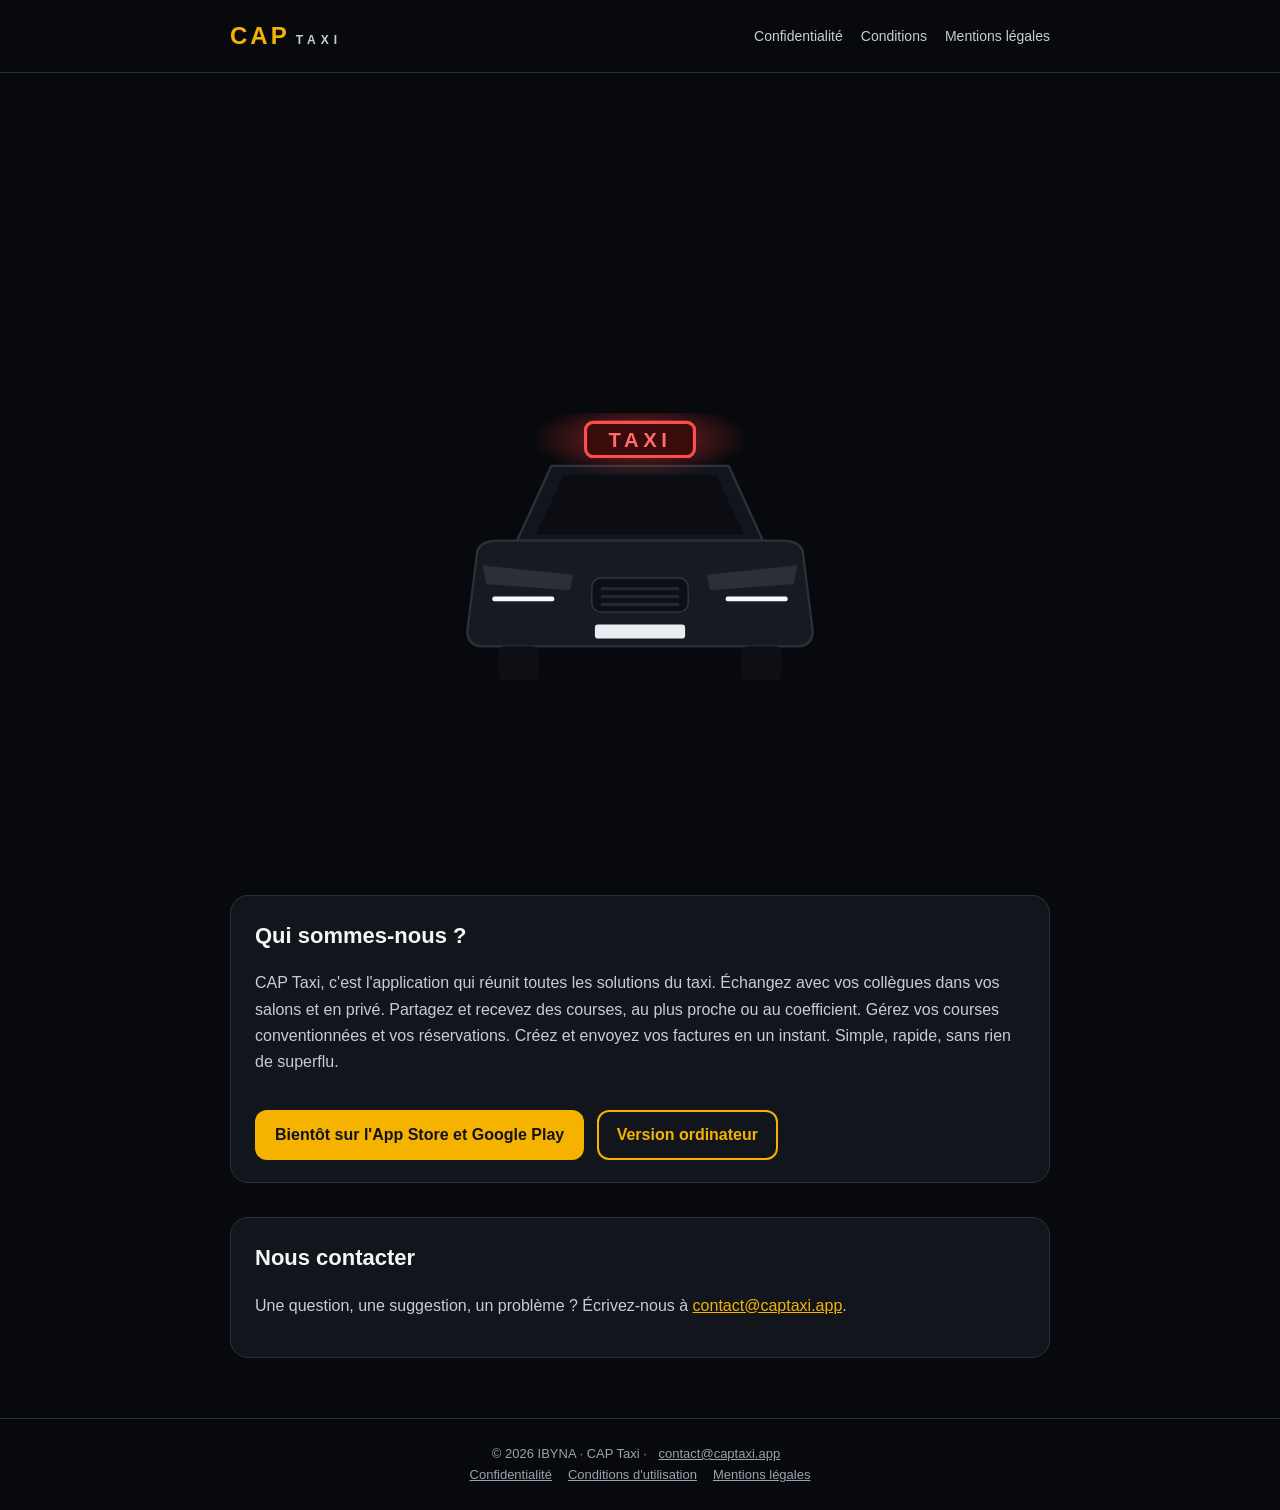
<file: index.html>
<!DOCTYPE html>
<html lang="fr"><head><meta charset="utf-8"><meta name="viewport" content="width=device-width,initial-scale=1">
<title>CAP Taxi — Toutes vos solutions dans une application</title><meta name="description" content="CAP Taxi, l'application qui réunit toutes les solutions du taxi : salons, courses, gestion et facturation.">
<link rel="stylesheet" href="/style.css"></head><body>
<header><div class="nav"><a class="logo" href="/">CAP<span>TAXI</span></a>
<nav><a href="/confidentialite.html">Confidentialité</a><a href="/conditions.html">Conditions</a><a href="/mentions-legales.html">Mentions légales</a></nav></div></header>
<main>
<section class="hero">
<div class="mots" id="mots" style="opacity:0;transition:opacity .7s">COURSES <i>·</i> SALONS<br>GESTION <i>·</i> FACTURATION</div>
<div id="logo" style="opacity:0;transition:opacity .7s"><div class="big">CAP</div><div class="sub">TAXI</div>
<div class="slogan">Toutes vos solutions dans une application</div></div>
<svg class="voiture" viewBox="0 0 270 190" role="img" aria-label="Taxi qui allume son lumineux et ses phares">
<defs>
<radialGradient id="hr"><stop offset="0" stop-color="#FF3B3B" stop-opacity=".55"/><stop offset="1" stop-color="#FF3B3B" stop-opacity="0"/></radialGradient>
<radialGradient id="hv"><stop offset="0" stop-color="#28FF82" stop-opacity=".55"/><stop offset="1" stop-color="#28FF82" stop-opacity="0"/></radialGradient>
<radialGradient id="led"><stop offset="0" stop-color="#CFEAFF" stop-opacity=".75"/><stop offset="1" stop-color="#9FD3FF" stop-opacity="0"/></radialGradient>
<radialGradient id="sol"><stop offset="0" stop-color="#9FD3FF" stop-opacity=".3"/><stop offset="1" stop-color="#9FD3FF" stop-opacity="0"/></radialGradient>
</defs>
<rect x="100" y="6" width="70" height="22" rx="5" fill="#1a1d24" stroke="#2b313c" stroke-width="2"/><text x="135" y="22" text-anchor="middle" font-family="Arial" font-weight="900" font-size="13" letter-spacing="3" fill="#3a3f48">TAXI</text>
<path d="M78 34 L192 34 L214 82 L56 82 Z" fill="#12151b" stroke="#2b313c" stroke-width="1.5"/><path d="M86 40 L184 40 L202 78 L68 78 Z" fill="#0b0d12"/>
<path d="M30 92 Q30 82 44 82 L226 82 Q240 82 240 92 L246 140 Q246 150 236 150 L34 150 Q24 150 24 140 Z" fill="#171a21" stroke="#2b313c" stroke-width="1.5"/>
<polygon points="34,98 92,104 90,114 36,110" fill="#2a2f38"/><polygon points="236,98 178,104 180,114 234,110" fill="#2a2f38"/>
<rect x="40" y="118" width="40" height="3" rx="1.5" fill="#2a2f38"/><rect x="190" y="118" width="40" height="3" rx="1.5" fill="#2a2f38"/>
<rect x="104" y="106" width="62" height="22" rx="6" fill="#0d0f14" stroke="#2b313c"/><path d="M110 113 H160 M110 118 H160 M110 123 H160" stroke="#232831" stroke-width="2"/>
<rect x="44" y="150" width="26" height="22" rx="4" fill="#0d0f14"/><rect x="200" y="150" width="26" height="22" rx="4" fill="#0d0f14"/><rect x="106" y="136" width="58" height="9" rx="2" fill="#E9ECF1"/>
<g class="ly" id="rouge" opacity="0"><ellipse cx="135" cy="17" rx="70" ry="24" fill="url(#hr)"/><rect x="100" y="6" width="70" height="22" rx="5" fill="#3a0b0b" stroke="#FF4D4D" stroke-width="2"/><text x="135" y="22" text-anchor="middle" font-family="Arial" font-weight="900" font-size="13" letter-spacing="3" fill="#FF6B6B">TAXI</text></g>
<g class="ly" id="vert" opacity="0"><ellipse cx="135" cy="17" rx="70" ry="24" fill="url(#hv)"/><rect x="100" y="6" width="70" height="22" rx="5" fill="#06301a" stroke="#3BFF8A" stroke-width="2"/><text x="135" y="22" text-anchor="middle" font-family="Arial" font-weight="900" font-size="13" letter-spacing="3" fill="#5BFFA0">TAXI</text></g>
<g class="ly" id="jour" opacity="0"><rect x="40" y="118" width="40" height="3" rx="1.5" fill="#F2FAFF"/><rect x="190" y="118" width="40" height="3" rx="1.5" fill="#F2FAFF"/></g>
<g id="phares" opacity="0"><ellipse cx="135" cy="180" rx="135" ry="12" fill="url(#sol)"/><ellipse cx="62" cy="106" rx="44" ry="16" fill="url(#led)"/><ellipse cx="208" cy="106" rx="44" ry="16" fill="url(#led)"/><polygon points="34,98 92,104 90,114 36,110" fill="#F2FAFF"/><polygon points="236,98 178,104 180,114 234,110" fill="#F2FAFF"/></g>
</svg>
<div id="acces" style="opacity:0;transition:opacity .6s">
<a class="btn" href="/app/">Accéder à CAP sur ordinateur</a>
<p class="maj" style="margin-top:12px">Même compte que sur téléphone : votre e-mail et un code reçu par e-mail.</p>
</div>
</section>
<script>
(function(){const $=i=>document.getElementById(i),o=(i,v)=>$(i).setAttribute('opacity',v);
function ph(v,d){$('phares').style.transition='opacity '+d+'s';o('phares',v);}
[[500,()=>o('rouge',1)],[1050,()=>o('jour',1)],[1400,()=>ph(1,.35)],[1950,()=>{o('vert',1);o('rouge',0)}],
[2550,()=>ph(.15,.09)],[2640,()=>ph(1,.09)],[2810,()=>ph(.15,.09)],[2900,()=>ph(1,.09)],
[3300,()=>{$('mots').style.opacity=1;$('logo').style.opacity=1}],[3900,()=>$('acces').style.opacity=1]].forEach(([t,f])=>setTimeout(f,t));})();
</script>
<div class="card">
<h2 style="margin-top:0">Qui sommes-nous ?</h2>
<p>CAP Taxi, c'est l'application qui réunit toutes les solutions du taxi. Échangez avec vos collègues dans vos salons et en privé. Partagez et recevez des courses, au plus proche ou au coefficient. Gérez vos courses conventionnées et vos réservations. Créez et envoyez vos factures en un instant. Simple, rapide, sans rien de superflu.</p>
<span class="soon">Bientôt sur l'App Store et Google Play</span> <a class="btn2" href="/app/">Version ordinateur</a>
</div>
<div class="card">
<h2 style="margin-top:0">Nous contacter</h2>
<p>Une question, une suggestion, un problème ? Écrivez-nous à <a href="mailto:contact@captaxi.app">contact@captaxi.app</a>.</p>
</div>
</main>
<footer>© 2026 IBYNA · CAP Taxi · <a href="mailto:contact@captaxi.app">contact@captaxi.app</a><br>
<a href="/confidentialite.html">Confidentialité</a><a href="/conditions.html">Conditions d'utilisation</a><a href="/mentions-legales.html">Mentions légales</a></footer>
</body></html>
</file>
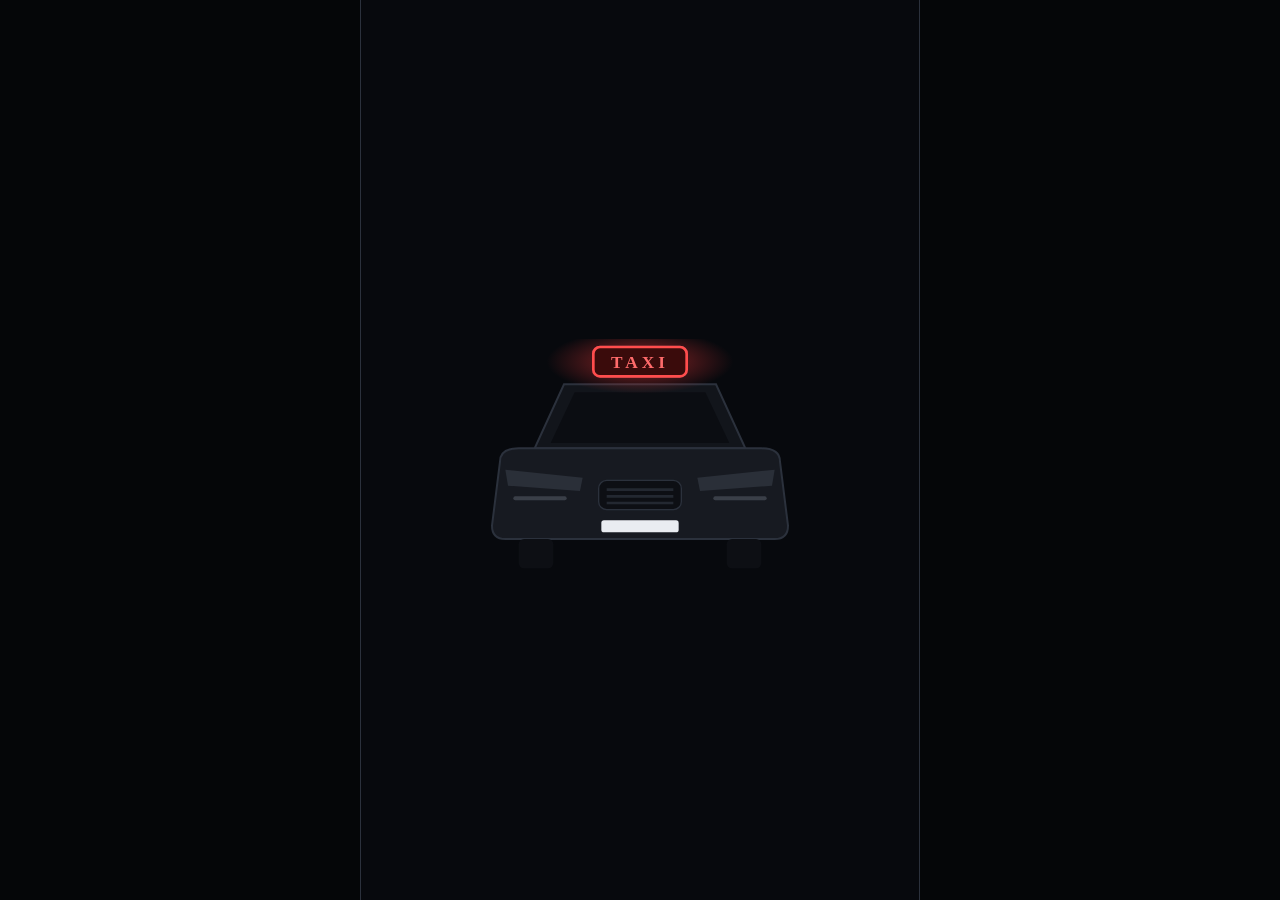
<file: app/index.html>
<!doctype html>
<html lang="en">
  <head>
    <meta charset="utf-8" />
    <meta httpEquiv="X-UA-Compatible" content="IE=edge" />
    <meta name="viewport" content="width=device-width, initial-scale=1, shrink-to-fit=no" />
    <title>CAP Taxi</title>
    <!-- The `react-native-web` recommended style reset: https://necolas.github.io/react-native-web/docs/setup/#root-element -->
    <style id="expo-reset">
      /* These styles make the body full-height */
      html,
      body {
        height: 100%;
      }
      /* These styles disable body scrolling if you are using <ScrollView> */
      body {
        overflow: hidden;
      }
      /* These styles make the root element full-height */
      #root {
        display: flex;
        height: 100%;
        flex: 1;
      }
    </style>
  <meta name="theme-color" content="#07090D">
<link rel="manifest" href="/app/manifest.json"><link rel="apple-touch-icon" href="/app/icone.png"><meta name="apple-mobile-web-app-capable" content="yes"><meta name="mobile-web-app-capable" content="yes"><meta name="apple-mobile-web-app-title" content="CAP Taxi"><meta name="apple-mobile-web-app-status-bar-style" content="black-translucent"><meta name="theme-color" content="#0B0D12"></head>

  <body>
    <!-- Use static rendering with Expo Router to support running without JavaScript. -->
    <noscript> You need to enable JavaScript to run this app. </noscript>
    <!-- The root element for your Expo app. -->
    <div id="root"></div>
  <script src="/app/_expo/static/js/web/index-726519ca468fae73eeb962f361f5d1e8.js" defer></script>
</body>
</html>
</file>
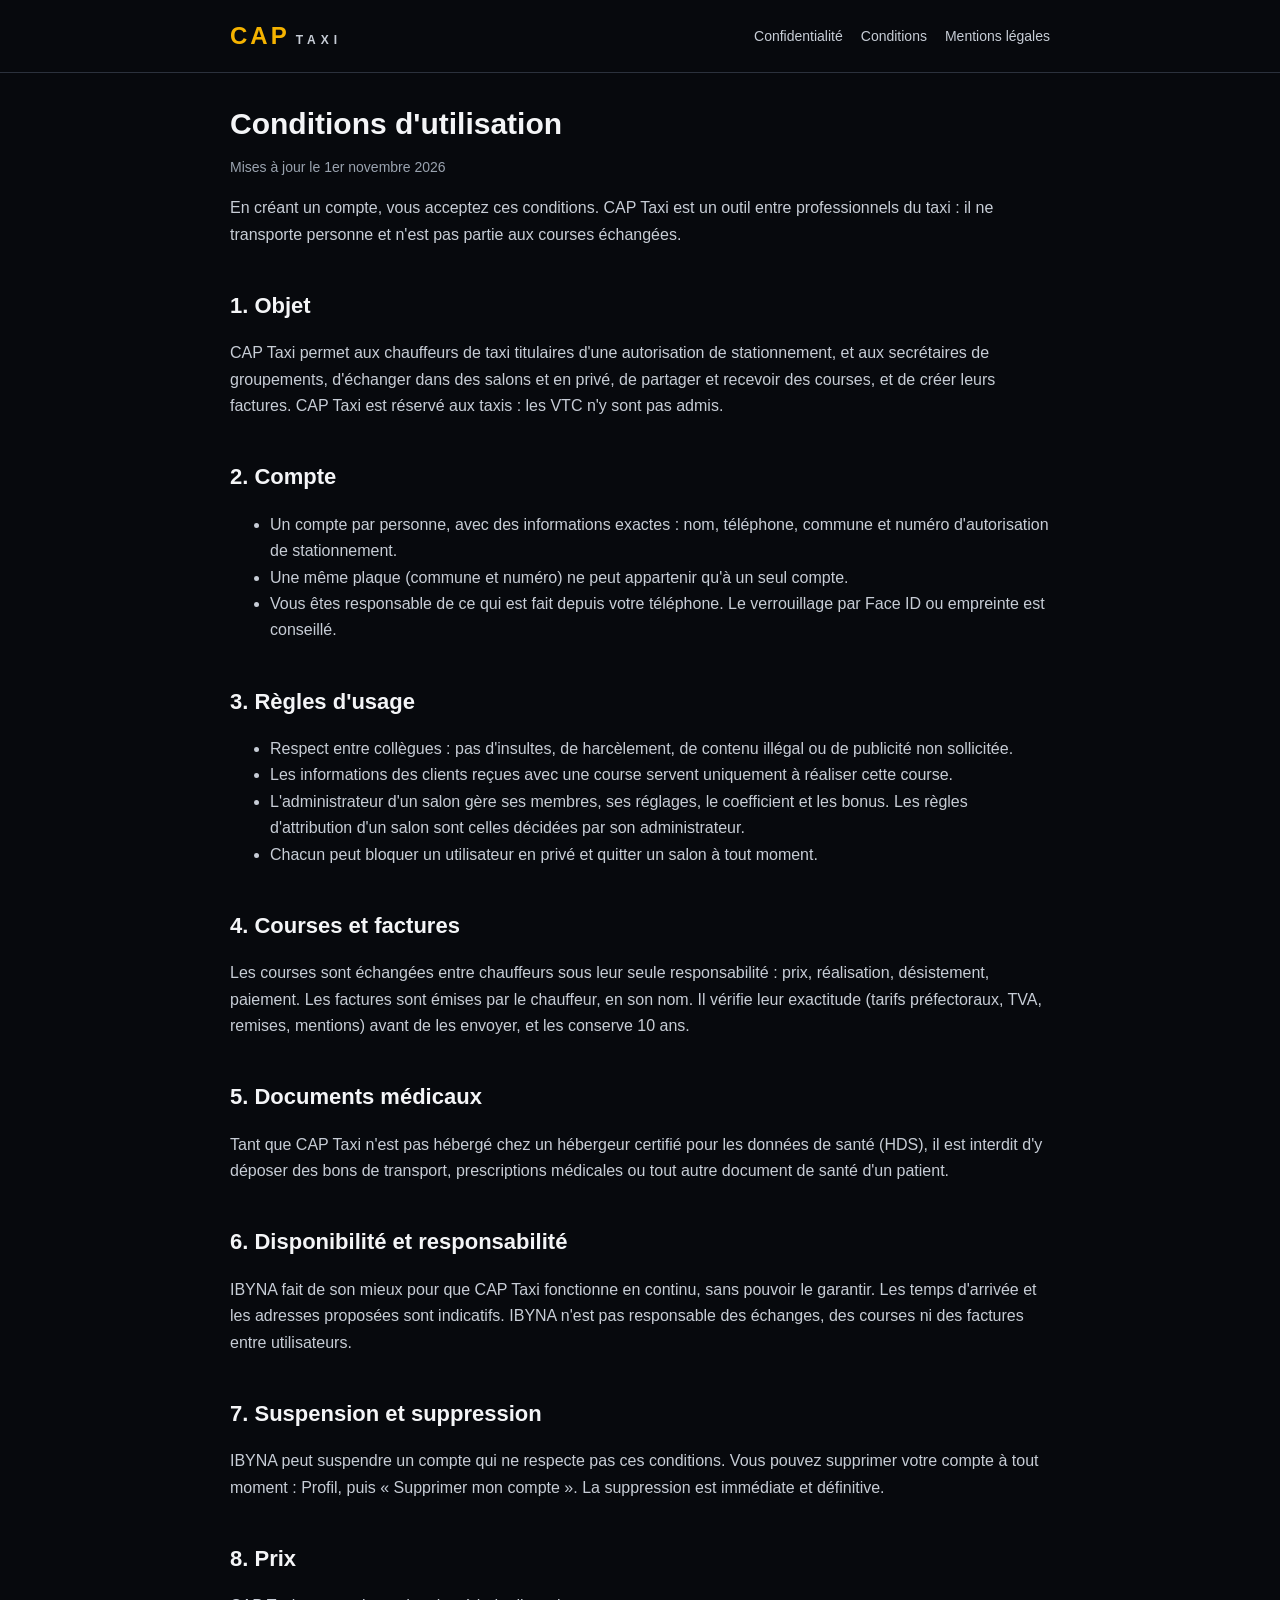
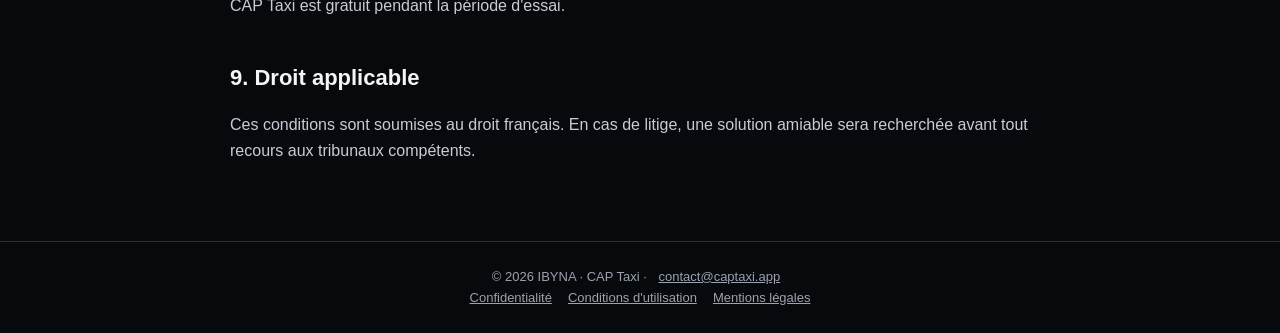
<file: conditions.html>
<!DOCTYPE html>
<html lang="fr"><head><meta charset="utf-8"><meta name="viewport" content="width=device-width,initial-scale=1">
<title>Conditions d'utilisation — CAP Taxi</title><meta name="description" content="CAP Taxi, l'application qui réunit toutes les solutions du taxi : salons, courses, gestion et facturation.">
<link rel="stylesheet" href="/style.css"></head><body>
<header><div class="nav"><a class="logo" href="/">CAP<span>TAXI</span></a>
<nav><a href="/confidentialite.html">Confidentialité</a><a href="/conditions.html">Conditions</a><a href="/mentions-legales.html">Mentions légales</a></nav></div></header>
<main>
<h1>Conditions d'utilisation</h1>
<p class="maj">Mises à jour le 1er novembre 2026</p>
<p>En créant un compte, vous acceptez ces conditions. CAP Taxi est un outil entre professionnels du taxi : il ne transporte personne et n'est pas partie aux courses échangées.</p>
<h2>1. Objet</h2><p>CAP Taxi permet aux chauffeurs de taxi titulaires d'une autorisation de stationnement, et aux secrétaires de groupements, d'échanger dans des salons et en privé, de partager et recevoir des courses, et de créer leurs factures. CAP Taxi est réservé aux taxis : les VTC n'y sont pas admis.</p>
<h2>2. Compte</h2><ul><li>Un compte par personne, avec des informations exactes : nom, téléphone, commune et numéro d'autorisation de stationnement.</li><li>Une même plaque (commune et numéro) ne peut appartenir qu'à un seul compte.</li><li>Vous êtes responsable de ce qui est fait depuis votre téléphone. Le verrouillage par Face ID ou empreinte est conseillé.</li></ul>
<h2>3. Règles d'usage</h2><ul><li>Respect entre collègues : pas d'insultes, de harcèlement, de contenu illégal ou de publicité non sollicitée.</li><li>Les informations des clients reçues avec une course servent uniquement à réaliser cette course.</li><li>L'administrateur d'un salon gère ses membres, ses réglages, le coefficient et les bonus. Les règles d'attribution d'un salon sont celles décidées par son administrateur.</li><li>Chacun peut bloquer un utilisateur en privé et quitter un salon à tout moment.</li></ul>
<h2>4. Courses et factures</h2><p>Les courses sont échangées entre chauffeurs sous leur seule responsabilité : prix, réalisation, désistement, paiement. Les factures sont émises par le chauffeur, en son nom. Il vérifie leur exactitude (tarifs préfectoraux, TVA, remises, mentions) avant de les envoyer, et les conserve 10 ans.</p>
<h2>5. Documents médicaux</h2><p>Tant que CAP Taxi n'est pas hébergé chez un hébergeur certifié pour les données de santé (HDS), il est interdit d'y déposer des bons de transport, prescriptions médicales ou tout autre document de santé d'un patient.</p>
<h2>6. Disponibilité et responsabilité</h2><p>IBYNA fait de son mieux pour que CAP Taxi fonctionne en continu, sans pouvoir le garantir. Les temps d'arrivée et les adresses proposées sont indicatifs. IBYNA n'est pas responsable des échanges, des courses ni des factures entre utilisateurs.</p>
<h2>7. Suspension et suppression</h2><p>IBYNA peut suspendre un compte qui ne respecte pas ces conditions. Vous pouvez supprimer votre compte à tout moment : Profil, puis « Supprimer mon compte ». La suppression est immédiate et définitive.</p>
<h2>8. Prix</h2><p>CAP Taxi est gratuit pendant la période d'essai.</p>
<h2>9. Droit applicable</h2><p>Ces conditions sont soumises au droit français. En cas de litige, une solution amiable sera recherchée avant tout recours aux tribunaux compétents.</p>
</main>
<footer>© 2026 IBYNA · CAP Taxi · <a href="mailto:contact@captaxi.app">contact@captaxi.app</a><br>
<a href="/confidentialite.html">Confidentialité</a><a href="/conditions.html">Conditions d'utilisation</a><a href="/mentions-legales.html">Mentions légales</a></footer>
</body></html>
</file>
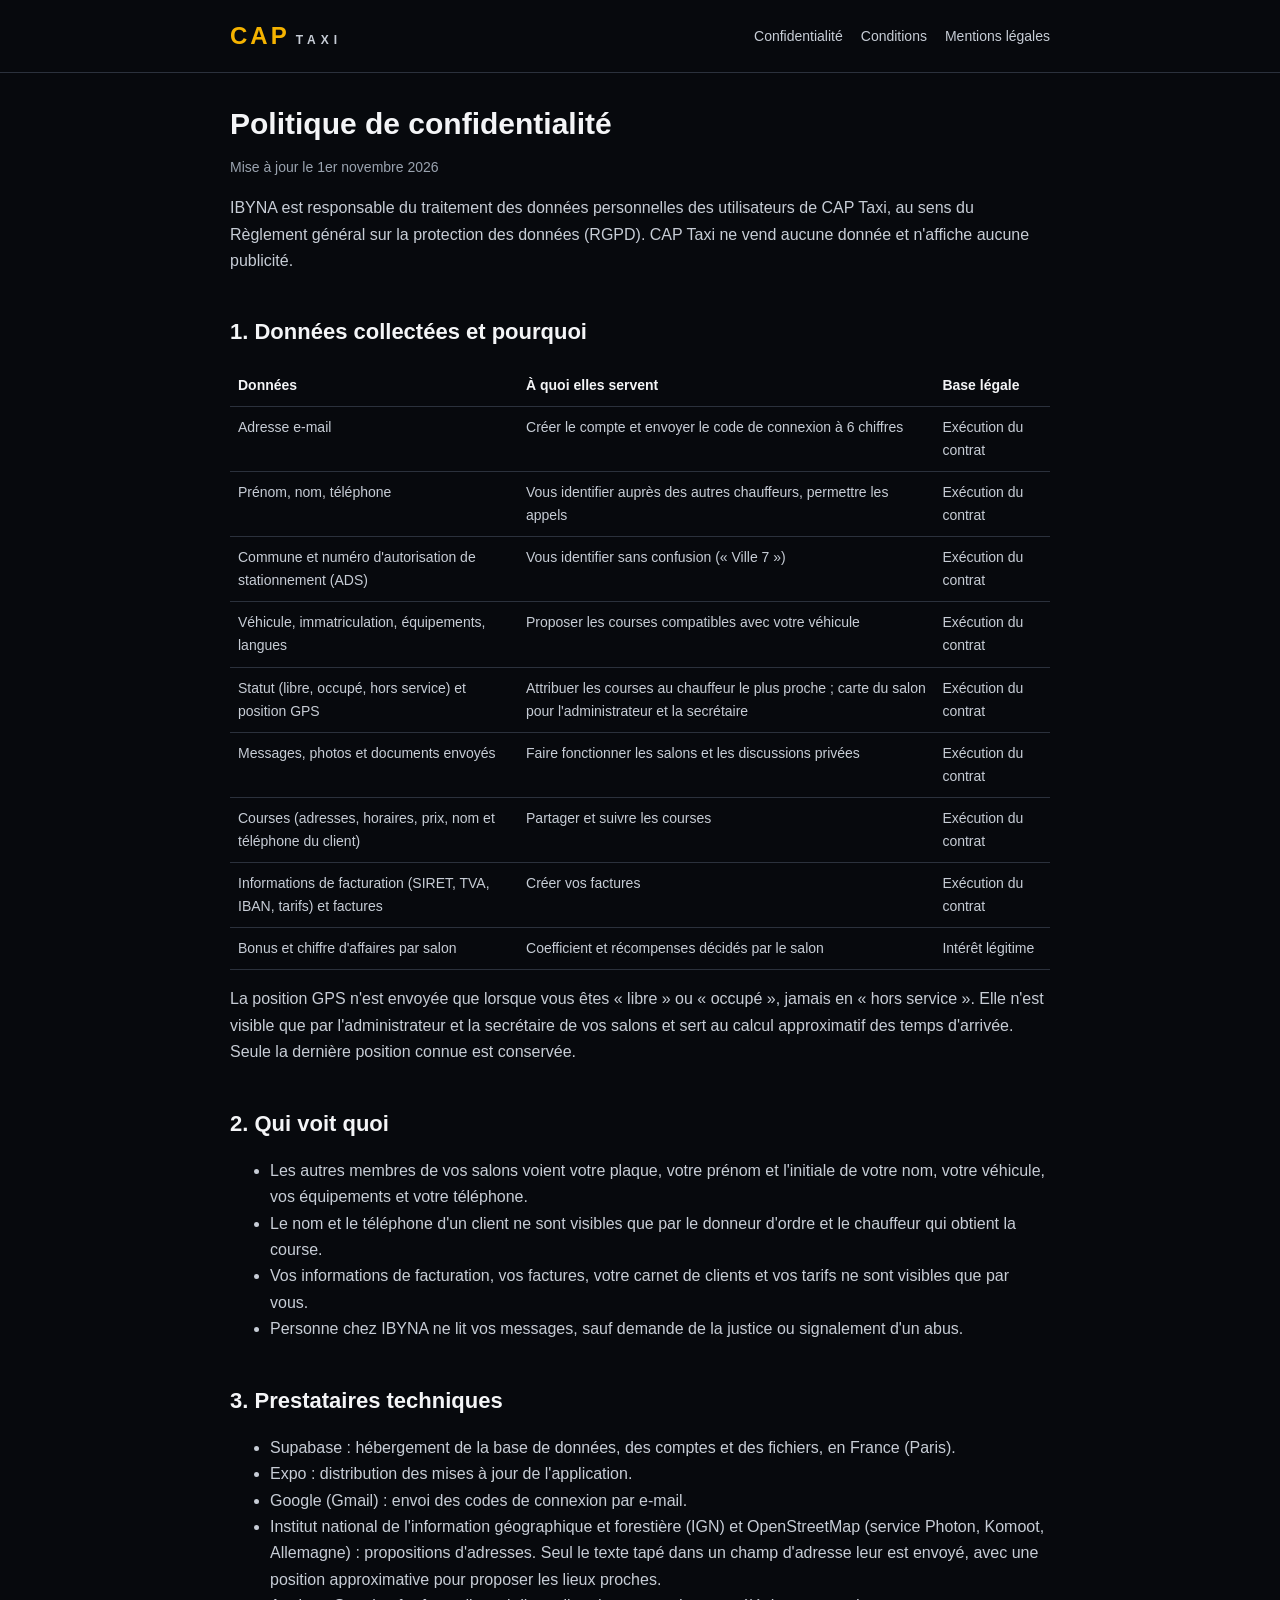
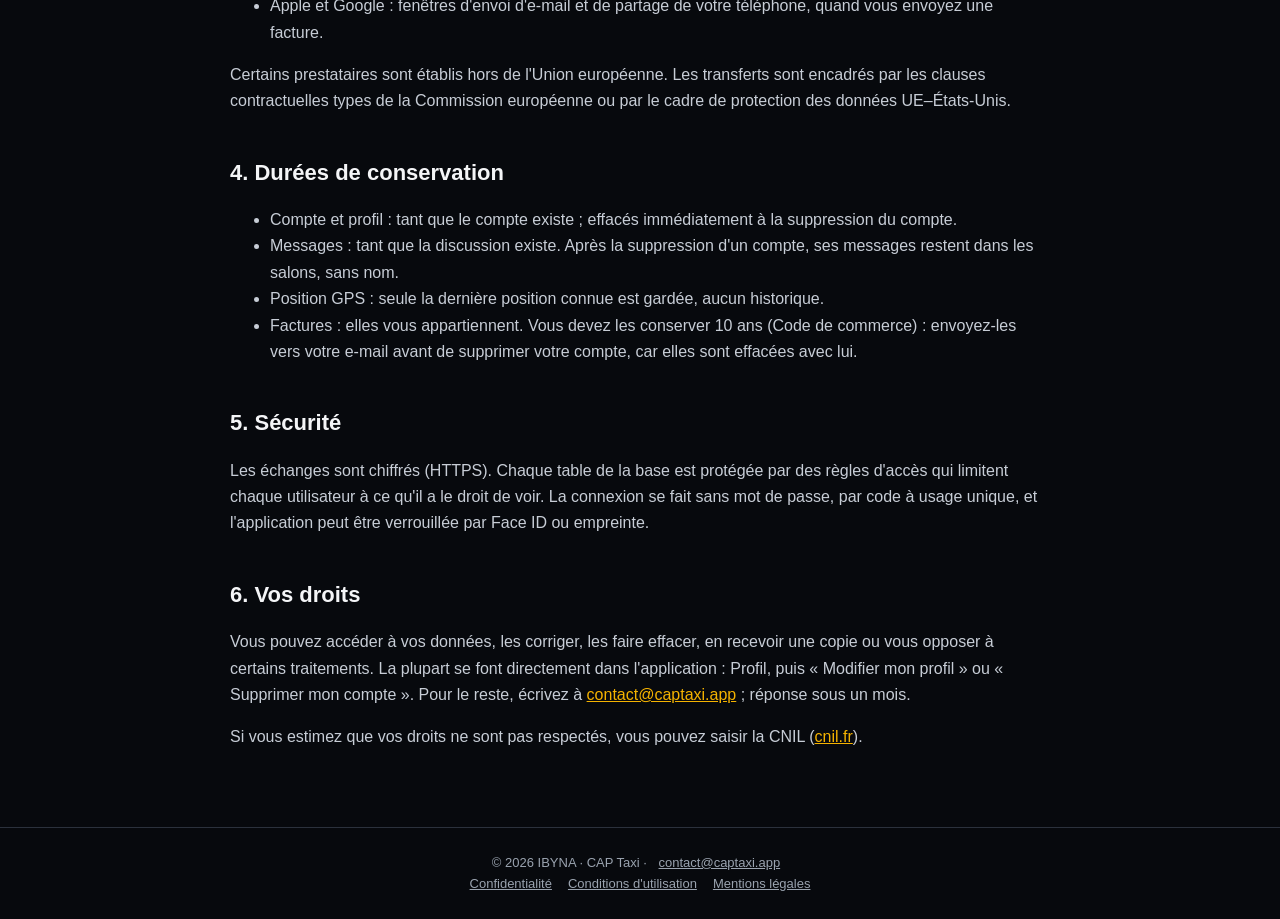
<file: confidentialite.html>
<!DOCTYPE html>
<html lang="fr"><head><meta charset="utf-8"><meta name="viewport" content="width=device-width,initial-scale=1">
<title>Politique de confidentialité — CAP Taxi</title><meta name="description" content="CAP Taxi, l'application qui réunit toutes les solutions du taxi : salons, courses, gestion et facturation.">
<link rel="stylesheet" href="/style.css"></head><body>
<header><div class="nav"><a class="logo" href="/">CAP<span>TAXI</span></a>
<nav><a href="/confidentialite.html">Confidentialité</a><a href="/conditions.html">Conditions</a><a href="/mentions-legales.html">Mentions légales</a></nav></div></header>
<main>
<h1>Politique de confidentialité</h1>
<p class="maj">Mise à jour le 1er novembre 2026</p>
<p>IBYNA est responsable du traitement des données personnelles des utilisateurs de CAP Taxi, au sens du Règlement général sur la protection des données (RGPD). CAP Taxi ne vend aucune donnée et n'affiche aucune publicité.</p>
<h2>1. Données collectées et pourquoi</h2>
<table><tr><th>Données</th><th>À quoi elles servent</th><th>Base légale</th></tr>
<tr><td>Adresse e-mail</td><td>Créer le compte et envoyer le code de connexion à 6 chiffres</td><td>Exécution du contrat</td></tr>
<tr><td>Prénom, nom, téléphone</td><td>Vous identifier auprès des autres chauffeurs, permettre les appels</td><td>Exécution du contrat</td></tr>
<tr><td>Commune et numéro d'autorisation de stationnement (ADS)</td><td>Vous identifier sans confusion (« Ville 7 »)</td><td>Exécution du contrat</td></tr>
<tr><td>Véhicule, immatriculation, équipements, langues</td><td>Proposer les courses compatibles avec votre véhicule</td><td>Exécution du contrat</td></tr>
<tr><td>Statut (libre, occupé, hors service) et position GPS</td><td>Attribuer les courses au chauffeur le plus proche ; carte du salon pour l'administrateur et la secrétaire</td><td>Exécution du contrat</td></tr>
<tr><td>Messages, photos et documents envoyés</td><td>Faire fonctionner les salons et les discussions privées</td><td>Exécution du contrat</td></tr>
<tr><td>Courses (adresses, horaires, prix, nom et téléphone du client)</td><td>Partager et suivre les courses</td><td>Exécution du contrat</td></tr>
<tr><td>Informations de facturation (SIRET, TVA, IBAN, tarifs) et factures</td><td>Créer vos factures</td><td>Exécution du contrat</td></tr>
<tr><td>Bonus et chiffre d'affaires par salon</td><td>Coefficient et récompenses décidés par le salon</td><td>Intérêt légitime</td></tr></table>
<p>La position GPS n'est envoyée que lorsque vous êtes « libre » ou « occupé », jamais en « hors service ». Elle n'est visible que par l'administrateur et la secrétaire de vos salons et sert au calcul approximatif des temps d'arrivée. Seule la dernière position connue est conservée.</p>
<h2>2. Qui voit quoi</h2>
<ul><li>Les autres membres de vos salons voient votre plaque, votre prénom et l'initiale de votre nom, votre véhicule, vos équipements et votre téléphone.</li>
<li>Le nom et le téléphone d'un client ne sont visibles que par le donneur d'ordre et le chauffeur qui obtient la course.</li>
<li>Vos informations de facturation, vos factures, votre carnet de clients et vos tarifs ne sont visibles que par vous.</li>
<li>Personne chez IBYNA ne lit vos messages, sauf demande de la justice ou signalement d'un abus.</li></ul>
<h2>3. Prestataires techniques</h2>
<ul><li>Supabase : hébergement de la base de données, des comptes et des fichiers, en France (Paris).</li>
<li>Expo : distribution des mises à jour de l'application.</li>
<li>Google (Gmail) : envoi des codes de connexion par e-mail.</li>
<li>Institut national de l'information géographique et forestière (IGN) et OpenStreetMap (service Photon, Komoot, Allemagne) : propositions d'adresses. Seul le texte tapé dans un champ d'adresse leur est envoyé, avec une position approximative pour proposer les lieux proches.</li>
<li>Apple et Google : fenêtres d'envoi d'e-mail et de partage de votre téléphone, quand vous envoyez une facture.</li></ul>
<p>Certains prestataires sont établis hors de l'Union européenne. Les transferts sont encadrés par les clauses contractuelles types de la Commission européenne ou par le cadre de protection des données UE–États-Unis.</p>
<h2>4. Durées de conservation</h2>
<ul><li>Compte et profil : tant que le compte existe ; effacés immédiatement à la suppression du compte.</li>
<li>Messages : tant que la discussion existe. Après la suppression d'un compte, ses messages restent dans les salons, sans nom.</li>
<li>Position GPS : seule la dernière position connue est gardée, aucun historique.</li>
<li>Factures : elles vous appartiennent. Vous devez les conserver 10 ans (Code de commerce) : envoyez-les vers votre e-mail avant de supprimer votre compte, car elles sont effacées avec lui.</li></ul>
<h2>5. Sécurité</h2>
<p>Les échanges sont chiffrés (HTTPS). Chaque table de la base est protégée par des règles d'accès qui limitent chaque utilisateur à ce qu'il a le droit de voir. La connexion se fait sans mot de passe, par code à usage unique, et l'application peut être verrouillée par Face ID ou empreinte.</p>
<h2>6. Vos droits</h2>
<p>Vous pouvez accéder à vos données, les corriger, les faire effacer, en recevoir une copie ou vous opposer à certains traitements. La plupart se font directement dans l'application : Profil, puis « Modifier mon profil » ou « Supprimer mon compte ». Pour le reste, écrivez à <a href="mailto:contact@captaxi.app">contact@captaxi.app</a> ; réponse sous un mois.</p>
<p>Si vous estimez que vos droits ne sont pas respectés, vous pouvez saisir la CNIL (<a href="https://www.cnil.fr">cnil.fr</a>).</p>
</main>
<footer>© 2026 IBYNA · CAP Taxi · <a href="mailto:contact@captaxi.app">contact@captaxi.app</a><br>
<a href="/confidentialite.html">Confidentialité</a><a href="/conditions.html">Conditions d'utilisation</a><a href="/mentions-legales.html">Mentions légales</a></footer>
</body></html>
</file>
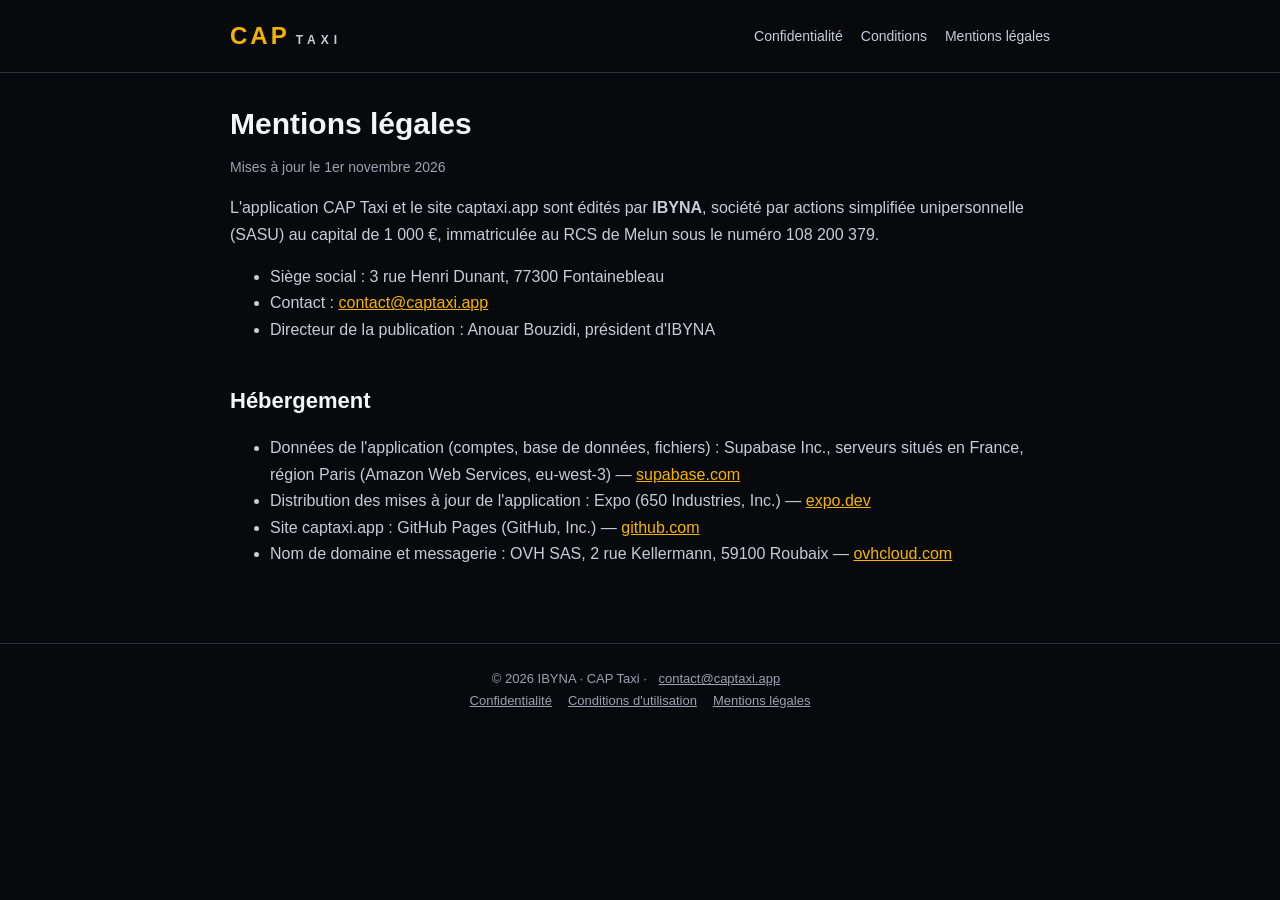
<file: mentions-legales.html>
<!DOCTYPE html>
<html lang="fr"><head><meta charset="utf-8"><meta name="viewport" content="width=device-width,initial-scale=1">
<title>Mentions légales — CAP Taxi</title><meta name="description" content="CAP Taxi, l'application qui réunit toutes les solutions du taxi : salons, courses, gestion et facturation.">
<link rel="stylesheet" href="/style.css"></head><body>
<header><div class="nav"><a class="logo" href="/">CAP<span>TAXI</span></a>
<nav><a href="/confidentialite.html">Confidentialité</a><a href="/conditions.html">Conditions</a><a href="/mentions-legales.html">Mentions légales</a></nav></div></header>
<main>
<h1>Mentions légales</h1>
<p class="maj">Mises à jour le 1er novembre 2026</p>
<p>L'application CAP Taxi et le site captaxi.app sont édités par <strong>IBYNA</strong>, société par actions simplifiée unipersonnelle (SASU) au capital de 1 000 €, immatriculée au RCS de Melun sous le numéro 108 200 379.</p>
<ul>
<li>Siège social : 3 rue Henri Dunant, 77300 Fontainebleau</li>
<li>Contact : <a href="mailto:contact@captaxi.app">contact@captaxi.app</a></li>
<li>Directeur de la publication : Anouar Bouzidi, président d'IBYNA</li>
</ul>
<h2>Hébergement</h2>
<ul>
<li>Données de l'application (comptes, base de données, fichiers) : Supabase Inc., serveurs situés en France, région Paris (Amazon Web Services, eu-west-3) — <a href="https://supabase.com">supabase.com</a></li>
<li>Distribution des mises à jour de l'application : Expo (650 Industries, Inc.) — <a href="https://expo.dev">expo.dev</a></li>
<li>Site captaxi.app : GitHub Pages (GitHub, Inc.) — <a href="https://github.com">github.com</a></li>
<li>Nom de domaine et messagerie : OVH SAS, 2 rue Kellermann, 59100 Roubaix — <a href="https://www.ovhcloud.com">ovhcloud.com</a></li>
</ul>
</main>
<footer>© 2026 IBYNA · CAP Taxi · <a href="mailto:contact@captaxi.app">contact@captaxi.app</a><br>
<a href="/confidentialite.html">Confidentialité</a><a href="/conditions.html">Conditions d'utilisation</a><a href="/mentions-legales.html">Mentions légales</a></footer>
</body></html>
</file>
<file: style.css>
:root{--bg:#07090D;--card:#12161C;--line:#2B313C;--text:#F4F5F7;--soft:#C7CDD6;--mute:#9AA3AF;--gold:#F5B300;--green:#3BFF8A}
*{box-sizing:border-box}
body{margin:0;background:var(--bg);color:var(--soft);font:16px/1.65 -apple-system,BlinkMacSystemFont,"Segoe UI",Roboto,Arial,sans-serif}
a{color:var(--gold)}
header{border-bottom:1px solid var(--line)}
.nav{max-width:860px;margin:0 auto;padding:16px 20px;display:flex;justify-content:space-between;align-items:center;gap:16px;flex-wrap:wrap}
.logo{color:var(--gold);font-weight:900;font-size:24px;letter-spacing:3px;text-decoration:none}
.logo span{color:var(--soft);font-size:12px;letter-spacing:5px;margin-left:6px}
.nav nav a{color:var(--soft);text-decoration:none;margin-left:18px;font-size:14px}
.nav nav a:hover{color:var(--gold)}
main{max-width:860px;margin:0 auto;padding:32px 20px 60px}
h1{color:var(--text);font-size:30px;line-height:1.25;margin:0 0 8px}
h2{color:var(--text);font-size:22px;margin:40px 0 10px}
h3{color:var(--text);font-size:17px;margin:26px 0 6px}
table{width:100%;border-collapse:collapse;margin:14px 0;font-size:14px}
th,td{border-bottom:1px solid var(--line);padding:9px 8px;text-align:left;vertical-align:top}
th{color:var(--text)}
.maj{color:var(--mute);font-size:14px}
footer{border-top:1px solid var(--line);color:var(--mute);font-size:13px;text-align:center;padding:24px 20px}
footer a{color:var(--mute);margin:0 8px}
.hero{text-align:center;padding:40px 0 10px}
.mots{color:var(--text);font-weight:900;letter-spacing:3px;font-size:15px;line-height:1.9}
.mots i{color:var(--gold);font-style:normal}
.big{color:var(--gold);font-weight:900;font-size:84px;letter-spacing:6px;line-height:1;margin-top:26px;text-shadow:0 0 26px rgba(245,179,0,.45)}
.sub{color:var(--soft);font-weight:800;letter-spacing:10px;font-size:16px}
.slogan{color:var(--text);font-weight:700;font-size:21px;margin-top:22px}
.lum-old{display:inline-block;margin-top:34px;padding:6px 18px;border:2px solid var(--green);border-radius:8px;color:var(--green);font-weight:900;letter-spacing:4px;box-shadow:0 0 22px rgba(40,255,130,.45)}
.card{background:var(--card);border:1px solid var(--line);border-radius:18px;padding:22px 24px;margin-top:34px}
.soon{display:inline-block;margin-top:18px;background:var(--gold);color:#111318;font-weight:800;border-radius:12px;padding:12px 20px}
.ly{transition:opacity .3s}
.voiture{display:block;width:min(420px,90%);margin:30px auto 10px}
.btn{display:inline-block;margin-top:22px;background:var(--gold);color:#111318;font-weight:900;font-size:18px;border-radius:16px;padding:16px 28px;text-decoration:none}
.btn2{display:inline-block;margin-top:18px;margin-left:8px;border:2px solid var(--gold);color:var(--gold);font-weight:800;border-radius:12px;padding:10px 18px;text-decoration:none}
.hero{padding-top:28px}
</file>
